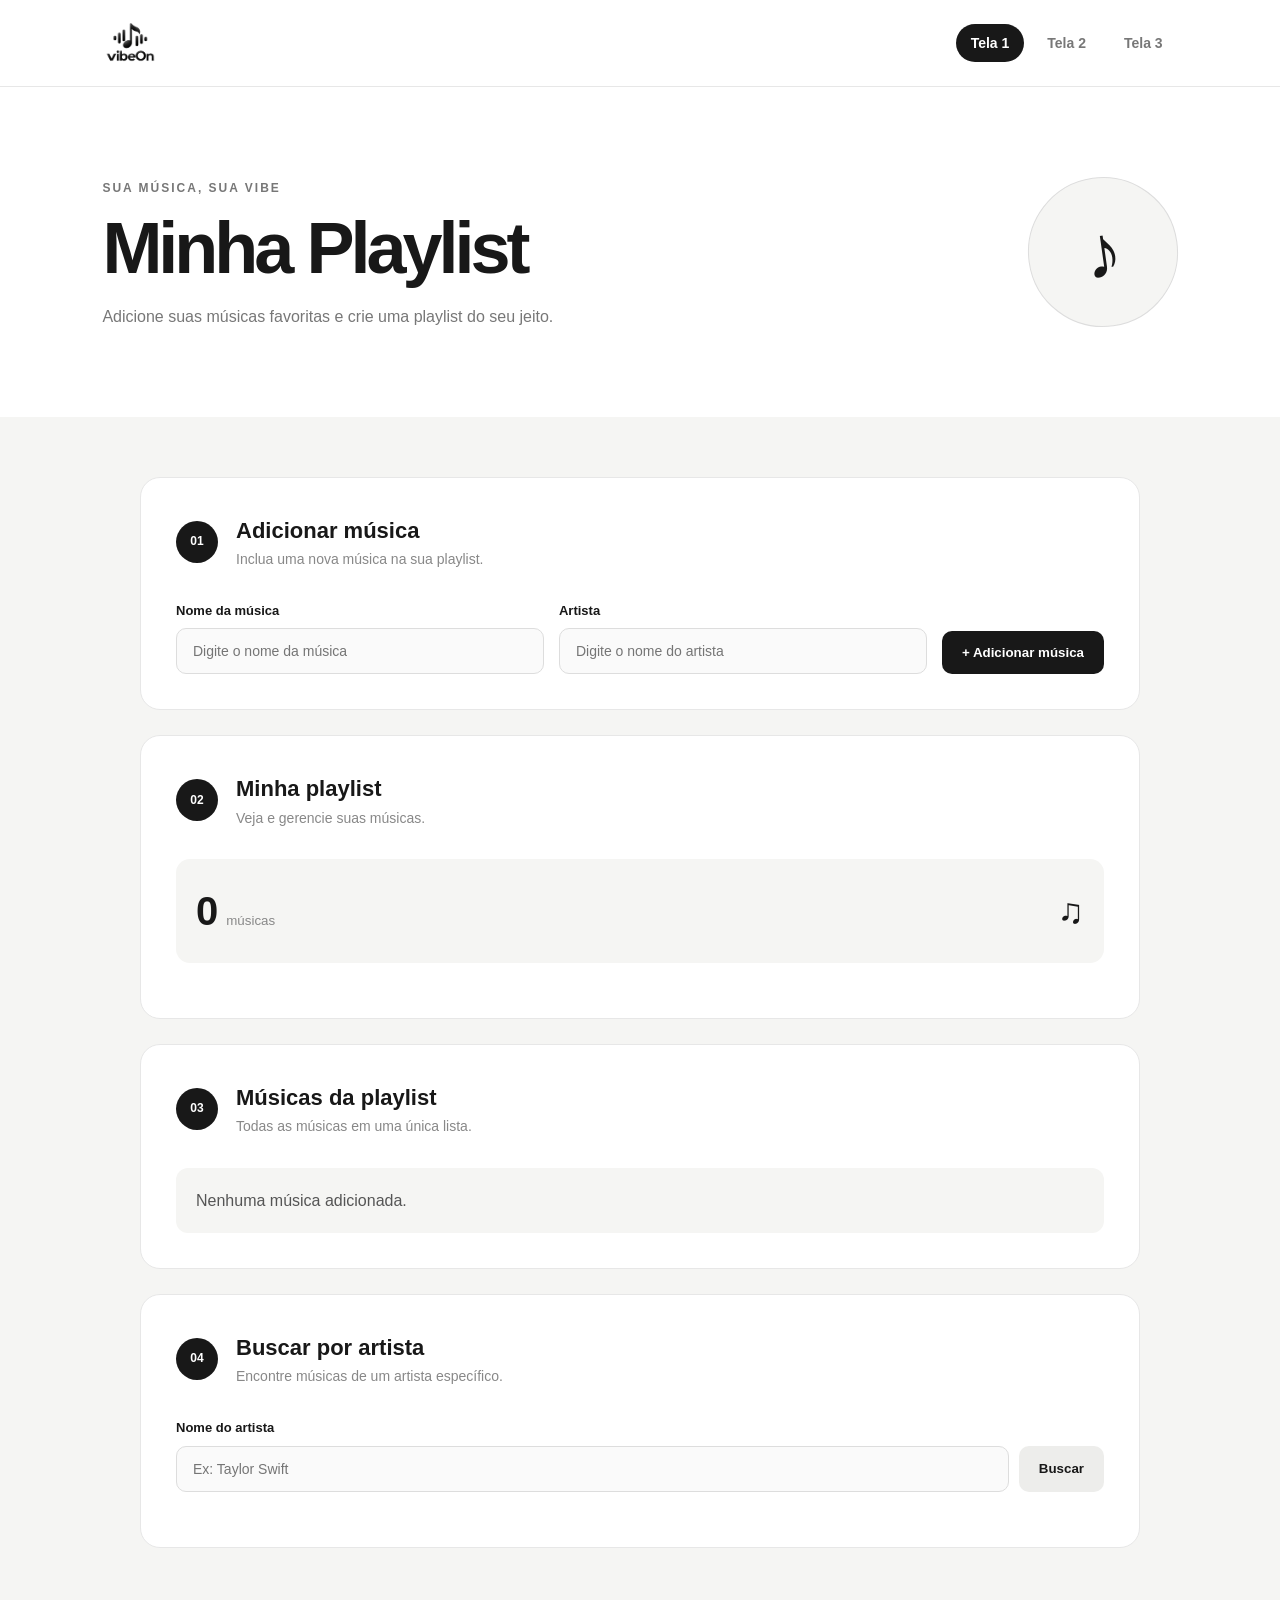
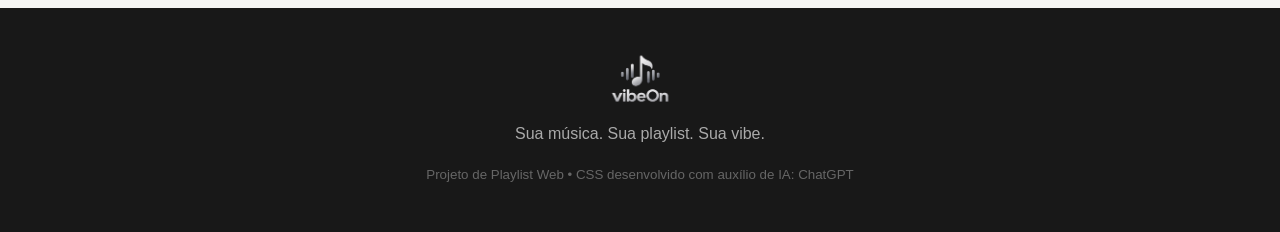
<file: index.html>
<!doctype html>
<html lang="pt-br">
  <head>
    <meta charset="UTF-8" />
    <meta name="viewport" content="width=device-width, initial-scale=1.0" />

    <title>vibeOn | Minha Playlist</title>

    <link rel="stylesheet" href="style.css" />
  </head>

  <body>
    <!-- NAVBAR -->
    <nav class="navbar">
      <a href="index.html" class="brand">
        <img src="./img/logoescuro.png" alt="vibeOn" />
      </a>

      <div class="nav-links">
        <a href="index.html" class="ativo">Tela 1</a>
        <a href="tela2.html">Tela 2</a>
        <a href="tela3.html">Tela 3</a>
      </div>
    </nav>

    <!-- CABEÇALHO -->
    <header class="hero">
      <div class="hero-text">
        <span class="tag">SUA MÚSICA, SUA VIBE</span>

        <h1>Minha Playlist</h1>

        <p>Adicione suas músicas favoritas e crie uma playlist do seu jeito.</p>
      </div>

      <div class="hero-icon">♪</div>
    </header>

    <main>
      <!-- ADICIONAR MÚSICA -->
      <section class="card">
        <div class="section-title">
          <span class="number">01</span>

          <div>
            <h2>Adicionar música</h2>
            <p>Inclua uma nova música na sua playlist.</p>
          </div>
        </div>

        <form id="formAdicionar">
          <div class="form-group">
            <label for="nomeMusica"> Nome da música </label>

            <input
              type="text"
              id="nomeMusica"
              placeholder="Digite o nome da música"
              required
            />
          </div>

          <div class="form-group">
            <label for="nomeArtista"> Artista </label>

            <input
              type="text"
              id="nomeArtista"
              placeholder="Digite o nome do artista"
              required
            />
          </div>

          <button type="submit" class="btn-primary">+ Adicionar música</button>
        </form>
      </section>

      <!-- PLAYLIST -->
      <section class="card playlist-card">
        <div class="section-title">
          <span class="number">02</span>

          <div>
            <h2>Minha playlist</h2>
            <p>Veja e gerencie suas músicas.</p>
          </div>
        </div>

        <div class="playlist-info">
          <div class="counter">
            <span id="contadorMusicas">0</span>

            <small> músicas </small>
          </div>

          <div class="music-symbol">♫</div>
        </div>

        <ul id="listaMusicas"></ul>
      </section>

      <!-- MÚSICAS JUNTAS -->
      <section class="card">
        <div class="section-title">
          <span class="number">03</span>

          <div>
            <h2>Músicas da playlist</h2>
            <p>Todas as músicas em uma única lista.</p>
          </div>
        </div>

        <div class="music-list-box">
          <p id="musicasJuntas">Nenhuma música adicionada.</p>
        </div>
      </section>

      <!-- FILTRO -->
      <section class="card">
        <div class="section-title">
          <span class="number">04</span>

          <div>
            <h2>Buscar por artista</h2>
            <p>Encontre músicas de um artista específico.</p>
          </div>
        </div>

        <div class="search-area">
          <label for="artistaFiltro"> Nome do artista </label>

          <div class="search-row">
            <input
              type="text"
              id="artistaFiltro"
              placeholder="Ex: Taylor Swift"
            />

            <button type="button" id="btnFiltrar" class="btn-secondary">
              Buscar
            </button>
          </div>
        </div>

        <div id="resultadoFiltro" class="resultado-filtro"></div>
      </section>
    </main>

    <footer>
      <img src="./img/logoclaro.png" alt="vibeOn" />

      <p>Sua música. Sua playlist. Sua vibe.</p>

      <small>
        Projeto de Playlist Web • CSS desenvolvido com auxílio de IA: ChatGPT
      </small>
    </footer>

    <script src="script.js"></script>
  </body>
</html>
</file>
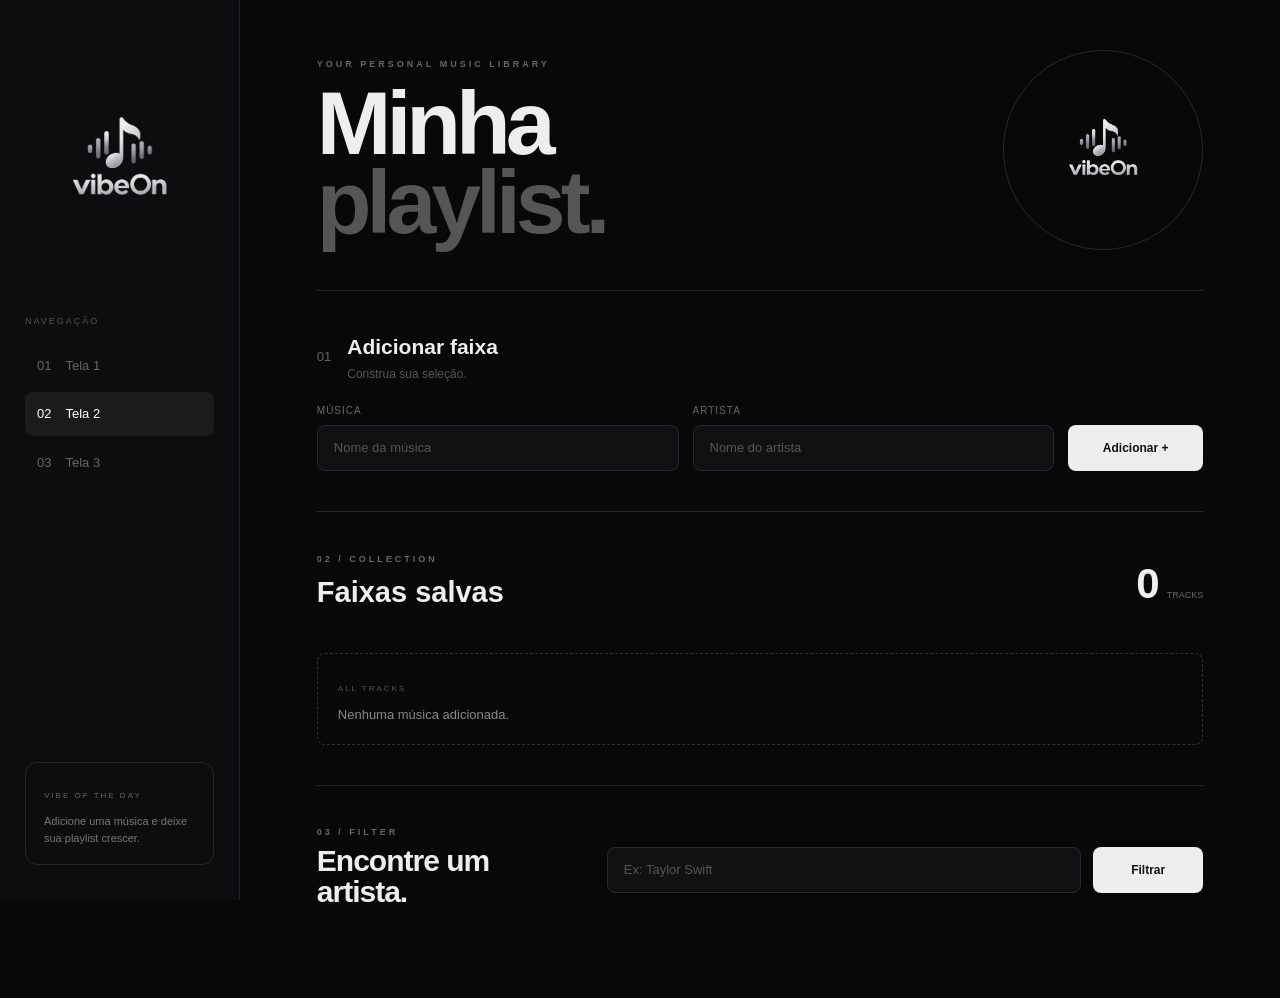
<file: tela2.html>
<!doctype html>
<html lang="pt-br">
  <head>
    <meta charset="UTF-8" />
    <meta name="viewport" content="width=device-width, initial-scale=1.0" />

    <title>vibeOn | Library</title>

    <link rel="stylesheet" href="style2.css" />
  </head>

  <body>
    <!-- SIDEBAR -->

    <aside class="sidebar">
      <a href="tela2.html" class="brand">
        <img src="./img/logoclaro.png" alt="vibeOn" />
      </a>

      <span class="side-title"> NAVEGAÇÃO </span>

      <a href="index.html">
        01
        <span>Tela 1</span>
      </a>

      <a href="tela2.html" class="active">
        02
        <span>Tela 2</span>
      </a>

      <a href="tela3.html">
        03
        <span>Tela 3</span>
      </a>

      <div class="side-message">
        <span>VIBE OF THE DAY</span>

        <p>Adicione uma música e deixe sua playlist crescer.</p>
      </div>
    </aside>

    <!-- CONTEÚDO -->

    <main class="library">
      <!-- CABEÇALHO -->

      <header class="library-header">
        <div>
          <span class="eyebrow"> YOUR PERSONAL MUSIC LIBRARY </span>

          <h1>
            Minha<br />
            <span>playlist.</span>
          </h1>
        </div>

        <div class="logo-circle">
          <img src="./img/logoclaro.png" alt="vibeOn" />
        </div>
      </header>

      <!-- ADICIONAR -->

      <section class="composer">
        <div class="composer-title">
          <span>01</span>

          <div>
            <h2>Adicionar faixa</h2>

            <p>Construa sua seleção.</p>
          </div>
        </div>

        <form id="formAdicionar">
          <div class="field">
            <label for="nomeMusica"> Música </label>

            <input
              type="text"
              id="nomeMusica"
              placeholder="Nome da música"
              required
            />
          </div>

          <div class="field">
            <label for="nomeArtista"> Artista </label>

            <input
              type="text"
              id="nomeArtista"
              placeholder="Nome do artista"
              required
            />
          </div>

          <button type="submit">Adicionar +</button>
        </form>
      </section>

      <!-- PLAYLIST -->

      <section class="library-list">
        <div class="list-header">
          <div>
            <span class="eyebrow"> 02 / COLLECTION </span>

            <h2>Faixas salvas</h2>
          </div>

          <div class="total">
            <strong id="contadorMusicas"> 0 </strong>

            <span> TRACKS </span>
          </div>
        </div>

        <ul id="listaMusicas"></ul>

        <div class="all-tracks">
          <span> ALL TRACKS </span>

          <p id="musicasJuntas">Nenhuma música adicionada.</p>
        </div>
      </section>

      <!-- BUSCAR -->

      <section class="artist-search">
        <div>
          <span class="eyebrow"> 03 / FILTER </span>

          <h2>
            Encontre um<br />
            artista.
          </h2>
        </div>

        <div class="search-area">
          <div class="search-row">
            <input
              type="text"
              id="artistaFiltro"
              placeholder="Ex: Taylor Swift"
            />

            <button type="button" id="btnFiltrar">Filtrar</button>
          </div>

          <div id="resultadoFiltro"></div>
        </div>
      </section>
    </main>

    <script src="script.js"></script>
  </body>
</html>
</file>
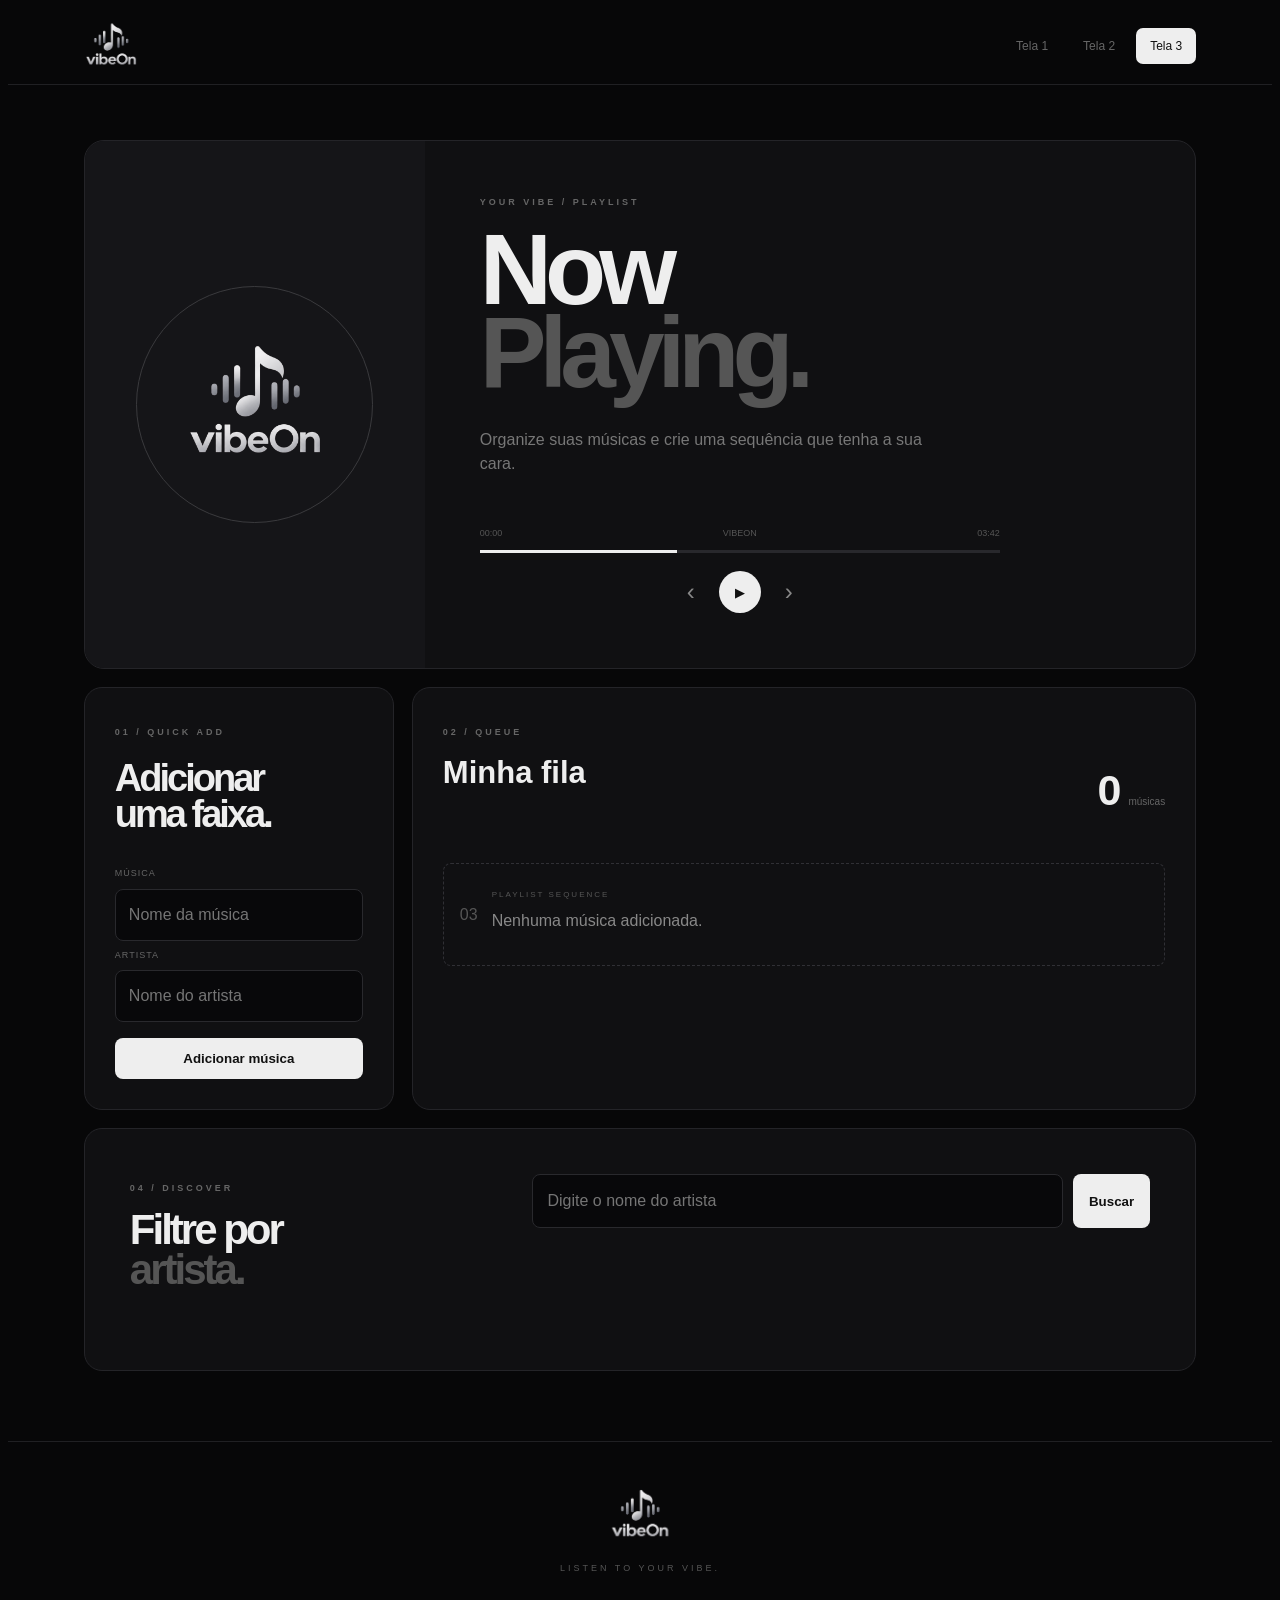
<file: tela3.html>
<!doctype html>
<html lang="pt-br">
  <head>
    <meta charset="UTF-8" />

    <meta name="viewport" content="width=device-width, initial-scale=1.0" />

    <title>vibeOn | Now Playing</title>

    <link rel="stylesheet" href="style3.css" />
  </head>

  <body>
    <!-- NAVBAR -->

    <header class="topbar">
      <a href="tela3.html" class="brand">
        <img src="./img/logoclaro.png" alt="vibeOn" />
      </a>

      <nav>
        <a href="index.html"> Tela 1 </a>

        <a href="tela2.html"> Tela 2 </a>

        <a href="tela3.html" class="active"> Tela 3 </a>
      </nav>
    </header>

    <main>
      <!-- NOW PLAYING -->

      <section class="now-playing">
        <div class="cover">
          <div class="cover-ring"></div>

          <img src="./img/logoclaro.png" alt="vibeOn" />
        </div>

        <div class="now-info">
          <span class="eyebrow"> YOUR VIBE / PLAYLIST </span>

          <h1>
            Now<br />

            <span> Playing. </span>
          </h1>

          <p>
            Organize suas músicas e crie uma sequência que tenha a sua cara.
          </p>

          <!-- PLAYER VISUAL -->

          <div class="fake-player">
            <div class="player-time">
              <span> 00:00 </span>

              <span> VIBEON </span>

              <span> 03:42 </span>
            </div>

            <div class="progress">
              <span></span>
            </div>

            <div class="player-controls">
              <button type="button">‹</button>

              <button type="button" class="play">▶</button>

              <button type="button">›</button>
            </div>
          </div>
        </div>
      </section>

      <!-- ÁREA PRINCIPAL -->

      <section class="workspace">
        <!-- ADICIONAR -->

        <aside class="quick-add">
          <span class="eyebrow"> 01 / QUICK ADD </span>

          <h2>
            Adicionar<br />
            uma faixa.
          </h2>

          <form id="formAdicionar">
            <label for="nomeMusica"> Música </label>

            <input
              type="text"
              id="nomeMusica"
              placeholder="Nome da música"
              required
            />

            <label for="nomeArtista"> Artista </label>

            <input
              type="text"
              id="nomeArtista"
              placeholder="Nome do artista"
              required
            />

            <button type="submit">Adicionar música</button>
          </form>
        </aside>

        <!-- FILA -->

        <section class="tracks">
          <div class="tracks-head">
            <div>
              <span class="eyebrow"> 02 / QUEUE </span>

              <h2>Minha fila</h2>
            </div>

            <div class="track-count">
              <strong id="contadorMusicas"> 0 </strong>

              <span> músicas </span>
            </div>
          </div>

          <ul id="listaMusicas"></ul>

          <div class="all-songs">
            <span> 03 </span>

            <div>
              <small> PLAYLIST SEQUENCE </small>

              <p id="musicasJuntas">Nenhuma música adicionada.</p>
            </div>
          </div>
        </section>
      </section>

      <!-- BUSCAR -->

      <section class="discover">
        <div>
          <span class="eyebrow"> 04 / DISCOVER </span>

          <h2>
            Filtre por<br />

            <span> artista. </span>
          </h2>
        </div>

        <div>
          <div class="discover-search">
            <input
              type="text"
              id="artistaFiltro"
              placeholder="Digite o nome do artista"
            />

            <button type="button" id="btnFiltrar">Buscar</button>
          </div>

          <div id="resultadoFiltro"></div>
        </div>
      </section>
    </main>

    <footer>
      <img src="./img/logoclaro.png" alt="vibeOn" />

      <span> LISTEN TO YOUR VIBE. </span>
    </footer>

    <script src="script.js"></script>
  </body>
</html>
</file>
<file: style.css>
/* =========================
   RESET
========================= */

* {
  margin: 0;
  padding: 0;
  box-sizing: border-box;
}

html {
  scroll-behavior: smooth;
}

body {
  font-family: Arial, Helvetica, sans-serif;
  background: #f5f5f3;
  color: #181818;
  line-height: 1.6;
}

/* =========================
   NAVBAR
========================= */

.navbar {
  width: 100%;
  padding: 20px 8%;
  background: #ffffff;

  display: flex;
  align-items: center;
  justify-content: space-between;

  border-bottom: 1px solid #e7e7e7;

  position: sticky;
  top: 0;
  z-index: 100;
}

.logo {
  display: flex;
  align-items: center;
  gap: 9px;

  font-size: 22px;
  font-weight: 800;
  letter-spacing: -1px;
}

.logo-icon {
  font-size: 26px;
}

.nav-links {
  display: flex;
  gap: 8px;
}

.nav-links a {
  text-decoration: none;
  color: #777;

  padding: 8px 15px;

  border-radius: 20px;

  font-size: 14px;
  font-weight: 600;

  transition: 0.3s ease;
}

.nav-links a:hover,
.nav-links a.ativo {
  background: #181818;
  color: #ffffff;
}

/* =========================
   LOGO DA NAVBAR
 
   O PNG tem muito espaço transparente ao redor da logo.
   O .brand funciona como uma "janela" que mostra só a parte útil.
   Para aumentar/diminuir a logo, mude apenas o --s.
========================= */

.navbar .brand {
  --s: 115px; /* largura do PNG renderizado (a logo visível é ~43% disso) */

  position: relative;
  display: block;

  width: calc(var(--s) * 0.48);
  height: 46px;

  overflow: hidden;
  flex-shrink: 0;
}

.navbar .brand img {
  position: absolute;
  top: 50%;
  left: 50%;

  width: var(--s);
  height: auto;
  max-width: none;

  transform: translate(-50%, -50%);

  display: block;
}

/* =========================
   HERO
========================= */

.hero {
  min-height: 330px;

  padding: 70px 8%;

  background: #ffffff;

  display: flex;
  align-items: center;
  justify-content: space-between;
}

.hero-text {
  max-width: 600px;
}

.tag {
  font-size: 12px;
  font-weight: 700;
  letter-spacing: 2px;
  color: #777;
}

.hero h1 {
  margin-top: 12px;

  font-size: clamp(42px, 6vw, 72px);

  line-height: 1;

  letter-spacing: -4px;
}

.hero p {
  margin-top: 20px;

  color: #777;

  max-width: 480px;
}

.hero-icon {
  width: 150px;
  height: 150px;

  border: 1px solid #ddd;

  border-radius: 50%;

  display: flex;
  align-items: center;
  justify-content: center;

  font-size: 75px;

  background: #f5f5f3;

  transform: rotate(-8deg);
}

/* =========================
   MAIN
========================= */

main {
  width: min(1000px, 84%);
  margin: 60px auto;

  display: flex;
  flex-direction: column;
  gap: 25px;
}

/* =========================
   CARDS
========================= */

.card {
  background: #ffffff;

  padding: 35px;

  border: 1px solid #e7e7e7;

  border-radius: 20px;

  transition:
    transform 0.3s ease,
    box-shadow 0.3s ease;
}

.card:hover {
  transform: translateY(-3px);

  box-shadow: 0 15px 35px rgba(0, 0, 0, 0.06);
}

/* =========================
   SECTION TITLE
========================= */

.section-title {
  display: flex;
  align-items: center;
  gap: 18px;

  margin-bottom: 30px;
}

.number {
  width: 42px;
  height: 42px;

  display: flex;
  align-items: center;
  justify-content: center;

  border-radius: 50%;

  background: #181818;
  color: #ffffff;

  font-size: 12px;
  font-weight: 700;
}

.section-title h2 {
  font-size: 22px;
}

.section-title p {
  color: #888;
  font-size: 14px;
}

/* =========================
   FORM
========================= */

form {
  display: grid;

  grid-template-columns: 1fr 1fr auto;

  gap: 15px;

  align-items: end;
}

.form-group,
.search-area {
  display: flex;
  flex-direction: column;
  gap: 7px;
}

label {
  font-size: 13px;
  font-weight: 700;
}

input {
  width: 100%;

  padding: 14px 16px;

  border: 1px solid #ddd;

  border-radius: 10px;

  background: #fafafa;

  outline: none;

  font-size: 14px;

  transition: 0.3s ease;
}

input:focus {
  border-color: #181818;

  background: #ffffff;

  box-shadow: 0 0 0 3px rgba(0, 0, 0, 0.05);
}

/* =========================
   BUTTONS
========================= */

button {
  border: none;

  cursor: pointer;

  font-family: inherit;

  transition:
    transform 0.2s ease,
    opacity 0.2s ease;
}

button:hover {
  transform: translateY(-2px);
}

button:active {
  transform: scale(0.97);
}

.btn-primary,
.btn-secondary {
  padding: 14px 20px;

  border-radius: 10px;

  font-weight: 700;
}

.btn-primary {
  background: #181818;
  color: white;
}

.btn-secondary {
  background: #ededeb;
  color: #181818;
}

/* =========================
   PLAYLIST
========================= */

.playlist-info {
  display: flex;
  align-items: center;
  justify-content: space-between;

  padding: 20px;

  background: #f5f5f3;

  border-radius: 14px;

  margin-bottom: 20px;
}

.counter {
  display: flex;
  align-items: baseline;
  gap: 8px;
}

.counter span {
  font-size: 40px;
  font-weight: 800;
}

.counter small {
  color: #888;
}

.music-symbol {
  font-size: 35px;
}

/* =========================
   LISTA
========================= */

#listaMusicas {
  list-style: none;

  display: flex;
  flex-direction: column;

  gap: 10px;
}

#listaMusicas li {
  display: flex;
  align-items: center;
  justify-content: space-between;

  padding: 15px 18px;

  background: #fafafa;

  border: 1px solid #eee;

  border-radius: 12px;

  transition: 0.3s ease;
}

#listaMusicas li:hover {
  transform: translateX(5px);
}

#listaMusicas button {
  background: transparent;

  color: #999;

  font-size: 12px;
  font-weight: 700;
}

#listaMusicas button:hover {
  color: #111;
}

/* =========================
   MÚSICAS JUNTAS
========================= */

.music-list-box {
  padding: 20px;

  background: #f5f5f3;

  border-radius: 12px;

  color: #555;
}

/* =========================
   BUSCA
========================= */

.search-row {
  display: flex;
  gap: 10px;
}

.resultado-filtro {
  margin-top: 20px;
}

.resultado-filtro p {
  padding: 12px 15px;

  border-bottom: 1px solid #eee;
}

/* =========================
   FOOTER
========================= */

footer {
  padding: 45px 8%;

  background: #181818;

  color: #ffffff;

  text-align: center;
}

.footer-logo {
  font-size: 25px;
  font-weight: 800;
}

/* LOGO DO FOOTER
   Sem wrapper no HTML: o recorte é feito com clip-path
   e as margens negativas removem o espaço transparente. */

footer img {
  --s: 130px;

  display: block;

  width: var(--s);
  max-width: none;
  height: auto;

  margin: calc(var(--s) * -0.405) auto calc(var(--s) * -0.405 + 6px);

  clip-path: inset(calc(var(--s) * 0.405) calc(var(--s) * 0.26));
}

footer p {
  color: #aaa;
  margin: 5px 0 15px;
}

footer small {
  color: #666;
}

/* =========================
   RESPONSIVO
========================= */

@media (max-width: 750px) {
  .navbar,
  .hero {
    padding-left: 6%;
    padding-right: 6%;
  }

  .hero-icon {
    display: none;
  }

  form {
    grid-template-columns: 1fr;
  }

  .search-row {
    flex-direction: column;
  }

  main {
    width: 90%;
  }
}
</file>
<file: style2.css>
/* =====================================================
   RESET
===================================================== */

* {
  margin: 0;
  padding: 0;
  box-sizing: border-box;
}

html {
  scroll-behavior: smooth;
}

body {
  font-family: Arial, Helvetica, sans-serif;
  background: #080809;
  color: #eeeeee;
  line-height: 1.5;
}

/* =====================================================
   SIDEBAR
===================================================== */

.sidebar {
  position: fixed;
  left: 0;
  top: 0;

  width: 240px;
  height: 100vh;

  padding: 35px 25px;

  background: #0d0d0f;

  border-right: 1px solid #242428;

  display: flex;
  flex-direction: column;

  z-index: 10;
}

/* =====================================================
   LOGO DA SIDEBAR
===================================================== */

.sidebar .brand {
  display: flex;
  align-items: center;
  justify-content: center;

  width: 100%;
  height: 250px;

  flex-shrink: 0;

  overflow: hidden;

  margin-bottom: 30px;
}

.sidebar .brand img {
  width: 115%;
  height: 115%;
  object-fit: contain;
}

/* =====================================================
   MENU
===================================================== */

.side-title {
  font-size: 9px;

  letter-spacing: 2px;

  color: #555;

  margin-bottom: 15px;
}

.sidebar > a:not(.brand) {
  display: flex;
  align-items: center;

  gap: 14px;

  padding: 12px;

  margin-bottom: 5px;

  border-radius: 8px;

  text-decoration: none;

  color: #666;

  font-size: 13px;

  transition: 0.3s;
}

.sidebar > a:not(.brand):hover,
.sidebar > a.active {
  background: #1b1b1e;
  color: white;
}

/* =====================================================
   MENSAGEM
===================================================== */

.side-message {
  margin-top: auto;

  padding: 18px;

  border: 1px solid #252528;

  border-radius: 12px;
}

.side-message span {
  font-size: 8px;

  letter-spacing: 2px;

  color: #666;
}

.side-message p {
  margin-top: 8px;

  font-size: 11px;

  color: #777;
}

/* =====================================================
   CONTEÚDO PRINCIPAL
===================================================== */

.library {
  margin-left: 240px;

  width: calc(100% - 240px);

  min-height: 100vh;

  /*
    Espaçamento proporcional à tela.
    O conteúdo aproveita praticamente toda
    a largura disponível.
  */

  padding: 50px 6%;
}

/* =====================================================
   CABEÇALHO
===================================================== */

.library-header {
  display: flex;

  align-items: center;

  justify-content: space-between;

  gap: 40px;

  padding-bottom: 40px;

  border-bottom: 1px solid #252528;
}

.eyebrow {
  display: block;

  font-size: 9px;

  letter-spacing: 3px;

  color: #666;

  font-weight: 700;
}

.library-header h1 {
  font-size: clamp(58px, 7vw, 92px);

  line-height: 0.88;

  letter-spacing: -5px;

  margin-top: 12px;
}

.library-header h1 span {
  color: #555;
}

/* =====================================================
   LOGO REDONDO
===================================================== */

.logo-circle {
  width: 200px;
  height: 200px;

  min-width: 150px;

  border: 1px solid #29292d;

  border-radius: 50%;

  display: flex;

  align-items: center;
  justify-content: center;

  overflow: hidden;

  flex-shrink: 0;
}

.logo-circle img {
  width: 100%;
  height: 100%;
  object-fit: contain;
}

/* =====================================================
   ADICIONAR FAIXA
===================================================== */

.composer {
  padding: 40px 0;

  border-bottom: 1px solid #252528;
}

.composer-title {
  display: flex;

  align-items: center;

  gap: 16px;

  margin-bottom: 20px;
}

.composer-title > span {
  color: #666;

  font-size: 13px;
}

.composer-title h2 {
  font-size: 21px;
}

.composer-title p {
  font-size: 12px;

  color: #555;

  margin-top: 2px;
}

/* =====================================================
   FORMULÁRIO
===================================================== */

form {
  display: grid;

  /*
    Os dois campos dividem o espaço.
    O botão mantém tamanho próprio.
  */

  grid-template-columns:
    minmax(220px, 1fr)
    minmax(220px, 1fr)
    135px;

  gap: 14px;

  align-items: end;

  width: 100%;
}

.field {
  display: flex;

  flex-direction: column;

  gap: 7px;

  min-width: 0;
}

label {
  font-size: 10px;

  text-transform: uppercase;

  letter-spacing: 1px;

  color: #666;
}

/* =====================================================
   INPUTS
===================================================== */

input {
  width: 100%;

  height: 46px;

  padding: 0 16px;

  background: #111113;

  color: white;

  border: 1px solid #29292d;

  border-radius: 8px;

  outline: none;

  font-family: inherit;

  font-size: 13px;

  transition: 0.3s;
}

input::placeholder {
  color: #555;
}

input:focus {
  border-color: #777;

  background: #131315;
}

/* =====================================================
   BOTÕES
===================================================== */

button {
  height: 46px;

  padding: 0 20px;

  border: none;

  border-radius: 8px;

  background: #eeeeee;

  color: #111;

  font-weight: 700;

  font-size: 12px;

  cursor: pointer;

  transition: 0.2s;

  white-space: nowrap;
}

button:hover {
  transform: translateY(-2px);

  background: white;
}

/* =====================================================
   PLAYLIST
===================================================== */

.library-list {
  width: 100%;

  padding: 40px 0;
}

.list-header {
  display: flex;

  justify-content: space-between;

  align-items: flex-end;

  margin-bottom: 20px;
}

.list-header h2 {
  font-size: 29px;

  margin-top: 5px;
}

.total {
  display: flex;

  align-items: baseline;

  gap: 7px;
}

.total strong {
  font-size: 42px;
}

.total span {
  font-size: 9px;

  color: #666;
}

/* =====================================================
   LISTA DE MÚSICAS
===================================================== */

#listaMusicas {
  list-style: none;

  display: flex;

  flex-direction: column;

  gap: 9px;

  width: 100%;
}

#listaMusicas li {
  display: grid;

  grid-template-columns: 1fr auto;

  align-items: center;

  min-height: 55px;

  padding: 14px 20px;

  background: #111113;

  border: 1px solid #1e1e21;

  border-radius: 8px;

  font-size: 14px;

  transition: 0.3s;
}

#listaMusicas li:hover {
  background: #18181b;

  transform: translateX(4px);
}

#listaMusicas button {
  height: auto;

  padding: 5px 12px;

  background: transparent;

  color: #666;

  font-size: 11px;
}

#listaMusicas button:hover {
  color: #ff5555;

  background: transparent;

  transform: none;
}

/* =====================================================
   QUADRO ALL TRACKS
===================================================== */

.all-tracks {
  width: 100%;

  min-height: 75px;

  margin-top: 18px;

  padding: 20px;

  border: 1px dashed #303035;

  border-radius: 8px;
}

.all-tracks span {
  font-size: 8px;

  letter-spacing: 2px;

  color: #555;
}

.all-tracks p {
  margin-top: 7px;

  color: #888;

  font-size: 13px;
}

/* =====================================================
   BUSCAR ARTISTA
===================================================== */

.artist-search {
  display: grid;

  /*
    O título ocupa uma parte menor
    e a busca ocupa todo o restante.
  */

  grid-template-columns: 250px 1fr;

  gap: 40px;

  align-items: end;

  width: 100%;

  padding: 40px 0;

  border-top: 1px solid #252528;
}

.artist-search h2 {
  font-size: 30px;

  letter-spacing: -1px;

  margin-top: 5px;

  line-height: 1.05;
}

.search-area {
  width: 100%;
}

.search-row {
  display: flex;

  gap: 12px;

  width: 100%;
}

.search-row input {
  flex: 1;

  min-width: 0;
}

.search-row button {
  width: 110px;

  flex-shrink: 0;
}

#resultadoFiltro {
  width: 100%;

  margin-top: 15px;
}

#resultadoFiltro p {
  padding: 11px 0;

  color: #999;

  font-size: 13px;

  border-bottom: 1px solid #222;
}

/* =====================================================
   TABLETS / TELAS MÉDIAS
===================================================== */

@media (max-width: 1000px) {
  .sidebar {
    width: 210px;

    padding: 30px 20px;
  }

  .library {
    margin-left: 210px;

    width: calc(100% - 210px);

    padding: 40px 5%;
  }

  .library-header h1 {
    font-size: 60px;
  }

  .logo-circle {
    width: 105px;
    height: 105px;

    min-width: 105px;
  }

  form {
    grid-template-columns:
      1fr
      1fr
      120px;
  }

  .artist-search {
    grid-template-columns: 200px 1fr;

    gap: 25px;
  }
}

/* =====================================================
   CELULAR / TELA PEQUENA
===================================================== */

@media (max-width: 750px) {
  .sidebar {
    position: relative;

    width: 100%;

    height: auto;

    padding: 20px;

    border-right: none;

    border-bottom: 1px solid #242428;
  }

  .sidebar .brand {
    height: 80px;

    margin-bottom: 15px;
  }

  .sidebar > a:not(.brand) {
    display: inline-flex;

    width: auto;

    margin-right: 4px;
  }

  .side-message {
    display: none;
  }

  /* CONTEÚDO */

  .library {
    margin-left: 0;

    width: 100%;

    padding: 35px 6%;
  }

  /* CABEÇALHO */

  .library-header {
    align-items: flex-start;
  }

  .library-header h1 {
    font-size: clamp(48px, 12vw, 70px);
  }

  .logo-circle {
    width: 90px;
    height: 90px;

    min-width: 90px;
  }

  /* FORM */

  form {
    grid-template-columns: 1fr 1fr;

    width: 100%;
  }

  form button {
    width: 100%;
  }

  /* BUSCA */

  .artist-search {
    grid-template-columns: 1fr;

    gap: 20px;
  }
}

/* =====================================================
   CELULAR PEQUENO
===================================================== */

@media (max-width: 520px) {
  .library {
    padding: 30px 5%;
  }

  .library-header {
    display: block;
  }

  .logo-circle {
    display: none;
  }

  .library-header h1 {
    font-size: 52px;
  }

  /* FORM */

  form {
    grid-template-columns: 1fr;
  }

  /* BUSCA */

  .search-row {
    flex-direction: column;
  }

  .search-row button {
    width: 100%;
  }

  /* PLAYLIST */

  .list-header h2 {
    font-size: 24px;
  }

  .total strong {
    font-size: 34px;
  }
}
</file>
<file: style3.css>
CSS
/* =========================
   RESET
========================= */
 
* {
  margin: 0;
  padding: 0;
  box-sizing: border-box;
}

html {
  scroll-behavior: smooth;
}

body {
  font-family: Arial, Helvetica, sans-serif;

  background: #070708;

  color: #eeeeee;

  line-height: 1.5;
}

/* =========================
   NAVBAR
========================= */

.topbar {
  height: 76px;

  padding: 0 6%;

  display: flex;

  align-items: center;

  justify-content: space-between;

  border-bottom: 1px solid #202023;

  background: #070708;

  position: sticky;

  top: 0;

  z-index: 20;
}

nav {
  display: flex;

  gap: 7px;
}

nav a {
  color: #666;

  text-decoration: none;

  font-size: 12px;

  padding: 9px 14px;

  border-radius: 7px;

  transition: 0.25s;
}

nav a:hover,
nav .active {
  background: #eee;

  color: #111;
}

/* =========================
   LOGO NAVBAR
 
   O PNG tem muito espaço transparente ao redor da logo.
   O .brand funciona como uma "janela" que mostra só a parte útil.
   Para aumentar/diminuir a logo, mude apenas o --s.
========================= */

.topbar .brand {
  --s: 115px; /* largura do PNG renderizado (a logo visível é ~43% disso) */

  position: relative;
  display: block;

  width: calc(var(--s) * 0.48);
  height: 46px;

  overflow: hidden;
  flex-shrink: 0;
}

.topbar .brand img {
  position: absolute;
  top: 50%;
  left: 50%;

  width: var(--s);
  height: auto;
  max-width: none;

  transform: translate(-50%, -50%);

  display: block;
}

/* =========================
   MAIN
========================= */

main {
  width: min(1150px, 88%);

  margin: 55px auto;
}

/* =========================
   NOW PLAYING
========================= */

.now-playing {
  display: grid;

  grid-template-columns:
    340px
    1fr;

  min-height: 440px;

  border: 1px solid #242428;

  border-radius: 20px;

  overflow: hidden;

  background: #101012;
}

/* CAPA */

.cover {
  --s: 300px; /* PNG renderizado; a logo visível fica com ~130px, dentro do anel */

  background: #151518;

  display: grid;

  place-items: center;

  position: relative;

  overflow: hidden;
}

.cover img {
  position: absolute;
  top: 50%;
  left: 50%;

  width: var(--s);
  height: auto;
  max-width: none;

  transform: translate(-50%, -50%);

  z-index: 2;

  display: block;
}

.cover-ring {
  position: absolute;

  width: 235px;

  height: 235px;

  border: 1px solid #3a3a3d;

  border-radius: 50%;

  animation: rotate 16s linear infinite;
}

@keyframes rotate {
  to {
    transform: rotate(360deg);
  }
}

/* INFORMAÇÕES */

.now-info {
  padding: 55px;

  display: flex;

  flex-direction: column;

  justify-content: center;
}

.eyebrow {
  font-size: 9px;

  letter-spacing: 3px;

  color: #666;

  font-weight: 700;
}

.now-info h1 {
  font-size: clamp(55px, 8vw, 100px);

  line-height: 0.83;

  letter-spacing: -7px;

  margin: 18px 0;
}

.now-info h1 span {
  color: #555;
}

.now-info > p {
  max-width: 480px;

  color: #777;
}

/* =========================
   PLAYER
========================= */

.fake-player {
  margin-top: 35px;

  max-width: 520px;
}

.player-time {
  display: flex;

  justify-content: space-between;

  color: #555;

  font-size: 9px;
}

.progress {
  height: 3px;

  background: #28282c;

  margin: 10px 0 18px;
}

.progress span {
  display: block;

  width: 38%;

  height: 100%;

  background: #eee;
}

.player-controls {
  display: flex;

  align-items: center;

  justify-content: center;

  gap: 18px;
}

.player-controls button {
  border: 0;

  background: transparent;

  color: #888;

  font-size: 24px;

  cursor: pointer;
}

.player-controls .play {
  width: 42px;

  height: 42px;

  border-radius: 50%;

  background: #eee;

  color: #111;

  font-size: 13px;
}

/* =========================
   WORKSPACE
========================= */

.workspace {
  display: grid;

  grid-template-columns:
    310px
    1fr;

  gap: 18px;

  margin-top: 18px;
}

.quick-add,
.tracks {
  border: 1px solid #242428;

  border-radius: 18px;

  background: #101012;

  padding: 30px;
}

/* =========================
   QUICK ADD
========================= */

.quick-add h2 {
  font-size: 38px;

  line-height: 0.95;

  letter-spacing: -3px;

  margin: 18px 0 35px;
}

.quick-add form {
  display: flex;

  flex-direction: column;

  gap: 8px;
}

.quick-add label {
  font-size: 9px;

  color: #666;

  text-transform: uppercase;

  letter-spacing: 1px;
}

.quick-add input {
  padding: 13px;

  background: #08080a;

  color: #eee;

  border: 1px solid #29292d;

  border-radius: 8px;

  outline: 0;

  font: inherit;
}

.quick-add input:focus {
  border-color: #777;
}

.quick-add button,
.discover button {
  border: 0;

  padding: 13px 16px;

  border-radius: 8px;

  background: #eee;

  color: #111;

  font-weight: 700;

  cursor: pointer;

  margin-top: 8px;
}

/* =========================
   TRACKS
========================= */

.tracks-head {
  display: flex;

  justify-content: space-between;

  align-items: end;

  margin-bottom: 25px;
}

.tracks h2 {
  font-size: 31px;

  margin-top: 8px;
}

.track-count {
  display: flex;

  align-items: baseline;

  gap: 7px;
}

.track-count strong {
  font-size: 43px;
}

.track-count span {
  font-size: 10px;

  color: #666;
}

/* LISTA */

#listaMusicas {
  list-style: none;

  display: flex;

  flex-direction: column;

  gap: 7px;
}

#listaMusicas li {
  display: flex;

  justify-content: space-between;

  align-items: center;

  padding: 15px;

  background: #0a0a0c;

  border: 1px solid #202024;

  border-radius: 8px;

  transition: 0.25s;
}

#listaMusicas li:hover {
  transform: translateX(5px);

  border-color: #444;
}

#listaMusicas button {
  border: 0;

  background: transparent;

  color: #555;

  cursor: pointer;
}

#listaMusicas button:hover {
  color: white;
}

/* TODAS AS MÚSICAS */

.all-songs {
  display: flex;

  gap: 14px;

  align-items: center;

  margin-top: 16px;

  padding: 16px;

  border: 1px dashed #303035;

  border-radius: 8px;
}

.all-songs > span {
  color: #555;
}

.all-songs small {
  font-size: 8px;

  letter-spacing: 2px;

  color: #555;
}

.all-songs p {
  color: #888;

  margin-top: 5px;
}

/* =========================
   DISCOVER
========================= */

.discover {
  margin-top: 18px;

  padding: 45px;

  border: 1px solid #242428;

  border-radius: 18px;

  background: #101012;

  display: grid;

  grid-template-columns:
    0.7fr
    1.3fr;

  gap: 70px;
}

.discover h2 {
  font-size: 42px;

  line-height: 0.95;

  letter-spacing: -3px;

  margin-top: 12px;
}

.discover h2 span {
  color: #555;
}

.discover-search {
  display: flex;

  gap: 10px;
}

.discover input {
  flex: 1;

  padding: 14px;

  background: #08080a;

  color: #eee;

  border: 1px solid #29292d;

  border-radius: 8px;

  outline: 0;

  font: inherit;
}

.discover button {
  margin: 0;
}

#resultadoFiltro {
  margin-top: 18px;
}

#resultadoFiltro p {
  padding: 11px 0;

  border-bottom: 1px solid #252528;

  color: #999;
}

/* =========================
   FOOTER
========================= */

footer {
  margin-top: 70px;

  padding: 45px;

  text-align: center;

  border-top: 1px solid #202023;
}

/* LOGO DO FOOTER
   Sem wrapper no HTML: o recorte é feito com clip-path
   e as margens negativas removem o espaço transparente. */

footer img {
  --s: 130px;

  display: block;

  width: var(--s);
  max-width: none;
  height: auto;

  margin: calc(var(--s) * -0.405) auto calc(var(--s) * -0.405 + 10px);

  clip-path: inset(calc(var(--s) * 0.405) calc(var(--s) * 0.26));
}

footer span {
  font-size: 9px;

  letter-spacing: 3px;

  color: #555;
}

/* =========================
   RESPONSIVO
========================= */

@media (max-width: 850px) {
  .now-playing {
    grid-template-columns: 1fr;
  }

  .cover {
    --s: 260px;

    min-height: 280px;
  }

  .now-info {
    padding: 35px;
  }

  .workspace {
    grid-template-columns: 1fr;
  }

  .discover {
    grid-template-columns: 1fr;

    gap: 30px;
  }

  main {
    width: 92%;
  }
}
</file>
